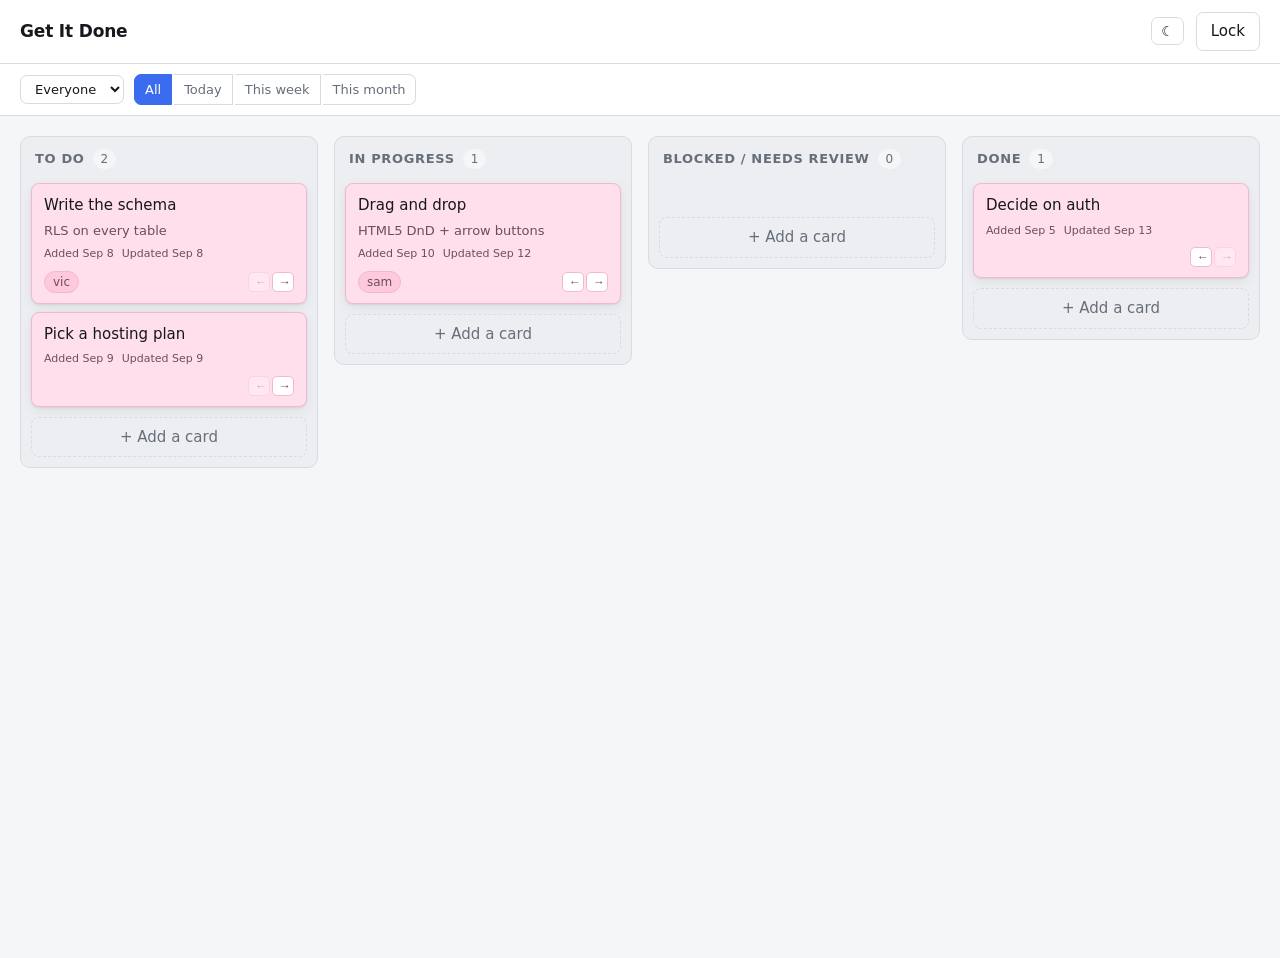
<file: dev-preview.html>
<!doctype html>
<html lang="en">
<head>
  <meta charset="utf-8">
  <meta name="viewport" content="width=device-width, initial-scale=1">
  <meta name="robots" content="noindex">
  <title>Get It Done</title>
  <link rel="stylesheet" href="styles.css">
  <script>
    try {
      const saved = localStorage.getItem('gid-theme');
      if (saved) document.documentElement.dataset.theme = saved;
    } catch (e) { /* private mode: fall back to the system setting */ }
  </script>
</head>
<body>
  <div id="app" hidden>
    <header class="topbar">
      <h1>Get It Done</h1>
      <div class="topbar-right">
        <span id="presence" class="presence" title="People with the board open"></span>
        <button id="theme" class="btn btn-quiet btn-icon"></button>
        <button id="lock" class="btn btn-quiet">Lock</button>
      </div>
    </header>
    <div class="filters">
      <select id="filter-person" class="filter-select"></select>
      <div class="filter-dates" role="group" aria-label="Filter by date added">
        <button type="button" data-range="all" class="is-active">All</button>
        <button type="button" data-range="today">Today</button>
        <button type="button" data-range="week">This week</button>
        <button type="button" data-range="month">This month</button>
      </div>
    </div>
    <main id="board" class="board"></main>
  </div>

  <div id="auth" class="auth" hidden>
    <form id="auth-form" class="auth-card">
      <h1>Get It Done</h1>
      <p class="muted">Enter the team code to open the board.</p>
      <label for="code">Team code</label>
      <input id="code" type="password" autocomplete="current-password" required autofocus>
      <button type="submit" class="btn btn-primary">Unlock</button>
      <p id="auth-msg" class="auth-msg" role="status"></p>
    </form>
  </div>

  <div id="boot" class="boot">Loading&hellip;</div>

  <dialog id="editor">
    <form method="dialog" id="editor-form">
      <label for="card-title">Title</label>
      <input id="card-title" required maxlength="200">

      <label for="card-notes">Notes</label>
      <textarea id="card-notes" rows="5" maxlength="4000"></textarea>

      <label for="card-assignee">Assigned to</label>
      <input id="card-assignee" maxlength="120" placeholder="Nobody yet">

      <div class="editor-actions">
        <button value="delete" id="card-delete" class="btn btn-danger" formnovalidate>Delete</button>
        <span class="spacer"></span>
        <button value="cancel" class="btn btn-quiet" formnovalidate>Cancel</button>
        <button value="save" class="btn btn-primary">Save</button>
      </div>
    </form>
  </dialog>

  <script type="importmap">{"imports":{"https://esm.sh/@supabase/supabase-js@2":"./dev-mock.js"}}</script>
  <script type="module" src="app.js"></script>
</body>
</html>
</file>
<file: styles.css>
:root {
  --bg: #f5f6f8;
  --surface: #ffffff;
  --surface-2: #eceef1;
  --border: #d8dce2;
  --text: #16181d;
  --text-dim: #666e7a;
  --accent: #3b6cf0;
  --accent-text: #ffffff;
  --danger: #c0392b;
  --shadow: 0 1px 2px rgba(16, 20, 30, .08), 0 4px 12px rgba(16, 20, 30, .06);
  --radius: 10px;

  /* Cards are pink in light mode only; the dark palette below keeps them
     on the neutral surface colour. --card-dim is warmed to stay legible
     against pink rather than reusing the grey --text-dim. */
  --card-bg: #ffdfeb;
  --card-border: #f2b8d0;
  --card-dim: #6f4d5c;
  --card-chip: #ffc9dd;
}

/* Follow the system unless the toggle has pinned light. */
@media (prefers-color-scheme: dark) {
  :root:not([data-theme="light"]) {
  --bg: #14161a;
  --surface: #1e2126;
  --surface-2: #22262c;
  --border: #333941;
  --text: #e8eaed;
  --text-dim: #949ca8;
  --accent: #6b8dff;
  --accent-text: #0e1014;
  --danger: #e06a5c;
  --shadow: 0 1px 2px rgba(0, 0, 0, .3), 0 4px 12px rgba(0, 0, 0, .25);

  /* unchanged from before: cards sit on the plain surface colour */
  --card-bg: #1e2126;
  --card-border: #333941;
  --card-dim: #949ca8;
  --card-chip: #22262c;
  }
}

/* The toggle pinning dark has to win even on a light system, and a media
   query can't share a rule with a plain selector, so the palette repeats. */
:root[data-theme="dark"] {
  --bg: #14161a;
  --surface: #1e2126;
  --surface-2: #22262c;
  --border: #333941;
  --text: #e8eaed;
  --text-dim: #949ca8;
  --accent: #6b8dff;
  --accent-text: #0e1014;
  --danger: #e06a5c;
  --shadow: 0 1px 2px rgba(0, 0, 0, .3), 0 4px 12px rgba(0, 0, 0, .25);

  /* unchanged from before: cards sit on the plain surface colour */
  --card-bg: #1e2126;
  --card-border: #333941;
  --card-dim: #949ca8;
  --card-chip: #22262c;
}

* { box-sizing: border-box; }

/* `display` rules below would otherwise beat the UA stylesheet's [hidden]. */
[hidden] { display: none !important; }


body {
  margin: 0;
  background: var(--bg);
  color: var(--text);
  font: 15px/1.5 system-ui, -apple-system, "Segoe UI", Roboto, sans-serif;
  -webkit-font-smoothing: antialiased;
}

.boot {
  display: grid;
  place-items: center;
  min-height: 100vh;
  color: var(--text-dim);
}

/* ---- top bar ---- */

.topbar {
  display: flex;
  align-items: center;
  gap: 12px;
  padding: 12px 20px;
  background: var(--surface);
  border-bottom: 1px solid var(--border);
  position: sticky;
  top: 0;
  z-index: 5;
}

.topbar h1 { font-size: 17px; margin: 0; letter-spacing: -.01em; }
.topbar-right { margin-left: auto; display: flex; align-items: center; gap: 12px; }
.who { color: var(--text-dim); font-size: 13px; }
.presence { color: var(--text-dim); font-size: 13px; }

/* ---- filters ---- */

.filters {
  display: flex;
  flex-wrap: wrap;
  align-items: center;
  gap: 10px;
  padding: 10px 20px;
  background: var(--surface);
  border-bottom: 1px solid var(--border);
}

.filter-select {
  font: inherit;
  font-size: 13px;
  border-radius: 7px;
  padding: 5px 10px;
  border: 1px solid var(--border);
  background: var(--surface);
  color: var(--text);
}

.filter-dates {
  display: flex;
  gap: 2px;
}

.filter-dates button {
  font: inherit;
  font-size: 13px;
  border: 1px solid var(--border);
  background: var(--surface);
  color: var(--text-dim);
  padding: 5px 10px;
  cursor: pointer;
}

.filter-dates button:first-child { border-radius: 7px 0 0 7px; }
.filter-dates button:last-child { border-radius: 0 7px 7px 0; }
.filter-dates button + button { border-left: none; }

.filter-dates button:hover { color: var(--text); }
.filter-dates button.is-active { background: var(--accent); border-color: var(--accent); color: var(--accent-text); }

/* ---- board ---- */

.board {
  display: grid;
  grid-auto-flow: column;
  grid-auto-columns: minmax(260px, 1fr);
  gap: 16px;
  padding: 20px;
  align-items: start;
  overflow-x: auto;
  min-height: calc(100vh - 58px);
}

.column {
  background: var(--surface-2);
  border: 1px solid var(--border);
  border-radius: var(--radius);
  display: flex;
  flex-direction: column;
  max-height: calc(100vh - 100px);
}

.column-head {
  display: flex;
  align-items: center;
  gap: 8px;
  padding: 12px 14px 8px;
  font-weight: 600;
  font-size: 13px;
  text-transform: uppercase;
  letter-spacing: .05em;
  color: var(--text-dim);
}

.count {
  font-weight: 500;
  background: var(--bg);
  border-radius: 20px;
  padding: 1px 8px;
  font-size: 12px;
  letter-spacing: 0;
}

.cards {
  display: flex;
  flex-direction: column;
  gap: 8px;
  padding: 6px 10px 10px;
  overflow-y: auto;
  flex: 1;
  min-height: 40px;
}

.column.drag-over { outline: 2px dashed var(--accent); outline-offset: -4px; }

.card {
  background: var(--card-bg);
  border: 1px solid var(--card-border);
  border-radius: 8px;
  padding: 10px 12px;
  box-shadow: var(--shadow);
  cursor: grab;
  text-align: left;
  color: inherit;
  font: inherit;
  width: 100%;
  display: block;
}

.card:focus-visible { outline: 2px solid var(--accent); outline-offset: 2px; }
.card.dragging { opacity: .4; }
.card-title { font-weight: 500; overflow-wrap: anywhere; }
.card-notes {
  color: var(--card-dim);
  font-size: 13px;
  margin-top: 4px;
  display: -webkit-box;
  -webkit-line-clamp: 3;
  -webkit-box-orient: vertical;
  overflow: hidden;
}

.card-dates {
  display: flex;
  gap: 8px;
  margin-top: 6px;
  font-size: 11px;
  color: var(--card-dim);
}

.card-foot {
  display: flex;
  align-items: center;
  gap: 6px;
  margin-top: 8px;
  font-size: 12px;
  color: var(--card-dim);
}

.assignee {
  background: var(--card-chip);
  border: 1px solid var(--card-border);
  border-radius: 20px;
  padding: 1px 8px;
}

.nudge {
  margin-left: auto;
  display: flex;
  gap: 2px;
}

.nudge button {
  border: 1px solid var(--card-border);
  background: var(--surface);
  color: var(--card-dim);
  border-radius: 5px;
  width: 22px;
  height: 20px;
  line-height: 1;
  cursor: pointer;
  font-size: 12px;
}

.nudge button:hover:not(:disabled) { color: var(--text); border-color: var(--text-dim); }
.nudge button:disabled { opacity: .3; cursor: default; }

.add {
  margin: 0 10px 10px;
  border: 1px dashed var(--border);
  background: none;
  color: var(--text-dim);
  border-radius: 8px;
  padding: 8px;
  cursor: pointer;
  font: inherit;
}

.add:hover { color: var(--text); border-color: var(--text-dim); }

/* ---- buttons ---- */

.btn {
  font: inherit;
  border-radius: 7px;
  padding: 7px 14px;
  border: 1px solid var(--border);
  background: var(--surface);
  color: var(--text);
  cursor: pointer;
}

.btn-icon {
  padding: 6px 9px;
  line-height: 1;
  font-size: 14px;
}

.btn-primary { background: var(--accent); border-color: var(--accent); color: var(--accent-text); font-weight: 500; }
.btn-quiet { background: none; }
.btn-danger { border-color: var(--danger); color: var(--danger); background: none; }
.btn:disabled { opacity: .5; cursor: default; }

/* ---- auth ---- */

.auth { display: grid; place-items: center; min-height: 100vh; padding: 20px; }

.auth-card {
  background: var(--surface);
  border: 1px solid var(--border);
  border-radius: var(--radius);
  box-shadow: var(--shadow);
  padding: 28px;
  width: min(380px, 100%);
  display: flex;
  flex-direction: column;
  gap: 6px;
}

.auth-card h1 { margin: 0 0 4px; font-size: 20px; }
.muted { color: var(--text-dim); font-size: 14px; margin: 0 0 12px; }
.auth-msg { font-size: 13px; color: var(--text-dim); min-height: 1.2em; margin: 4px 0 0; }
.auth-msg.error { color: var(--danger); }

label { font-size: 13px; font-weight: 500; margin-top: 8px; }

input, textarea {
  font: inherit;
  color: var(--text);
  background: var(--bg);
  border: 1px solid var(--border);
  border-radius: 7px;
  padding: 8px 10px;
  width: 100%;
  resize: vertical;
}

input:focus, textarea:focus { outline: 2px solid var(--accent); outline-offset: -1px; border-color: transparent; }

/* ---- editor dialog ---- */

dialog {
  border: 1px solid var(--border);
  border-radius: var(--radius);
  background: var(--surface);
  color: var(--text);
  padding: 20px;
  width: min(460px, calc(100vw - 32px));
  box-shadow: var(--shadow);
}

dialog::backdrop { background: rgba(0, 0, 0, .45); }
dialog form { display: flex; flex-direction: column; }

.editor-actions { display: flex; gap: 8px; margin-top: 20px; align-items: center; }
.spacer { flex: 1; }

@media (max-width: 700px) {
  .board {
    grid-auto-flow: row;
    grid-auto-columns: auto;
    min-height: 0;
  }
  .column { max-height: none; }
}
</file>
